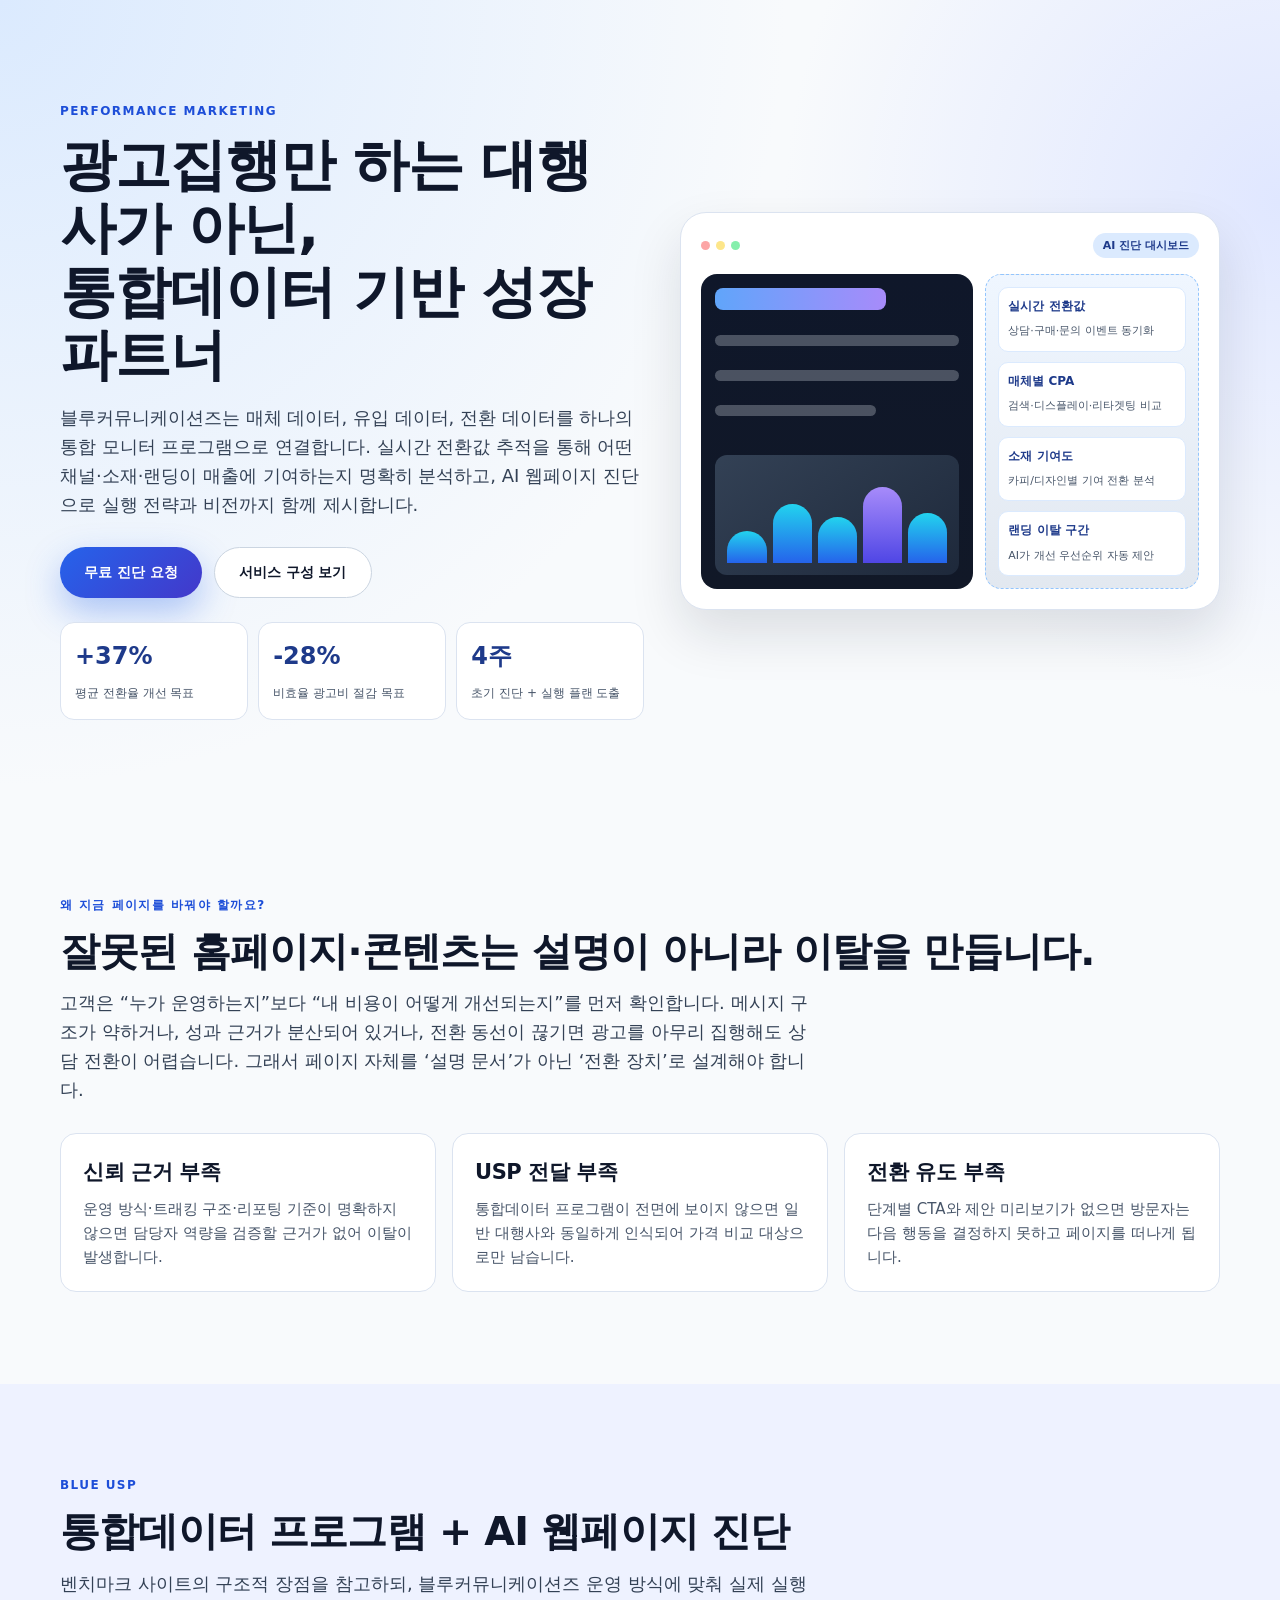
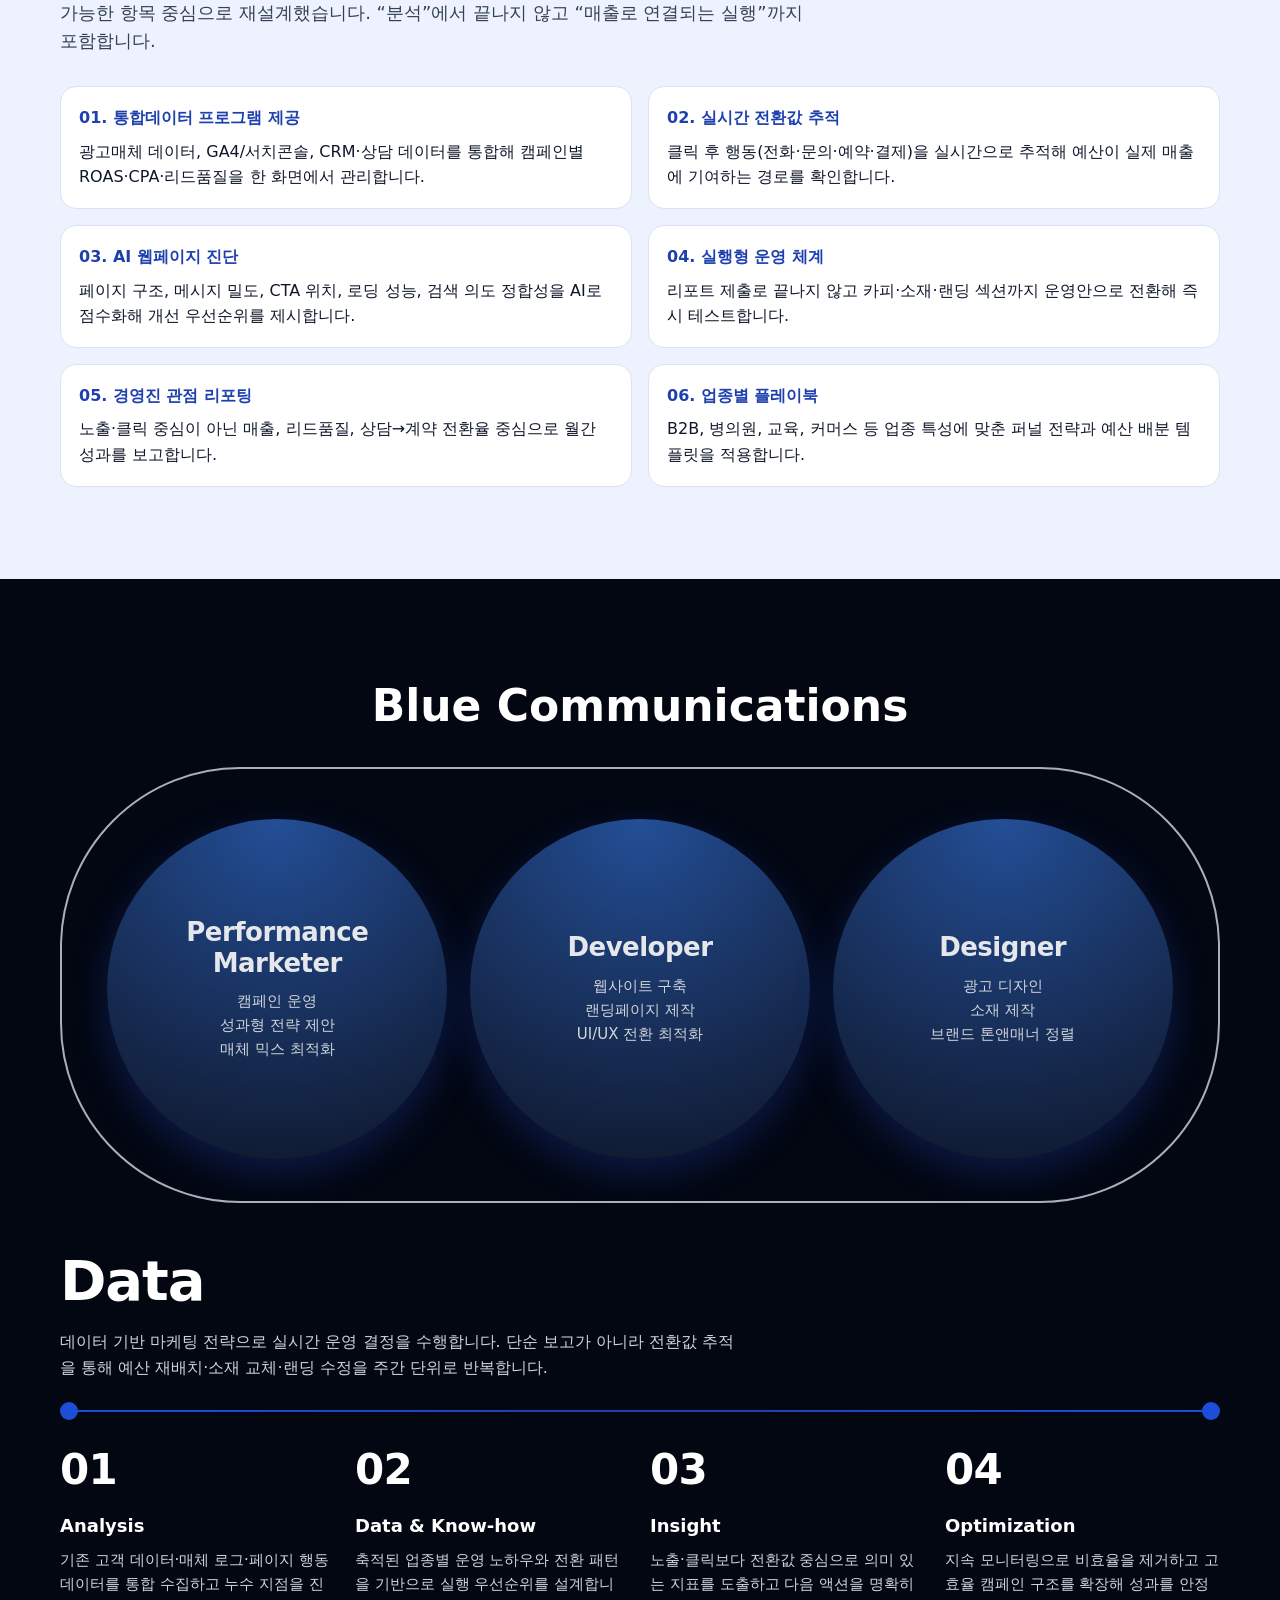
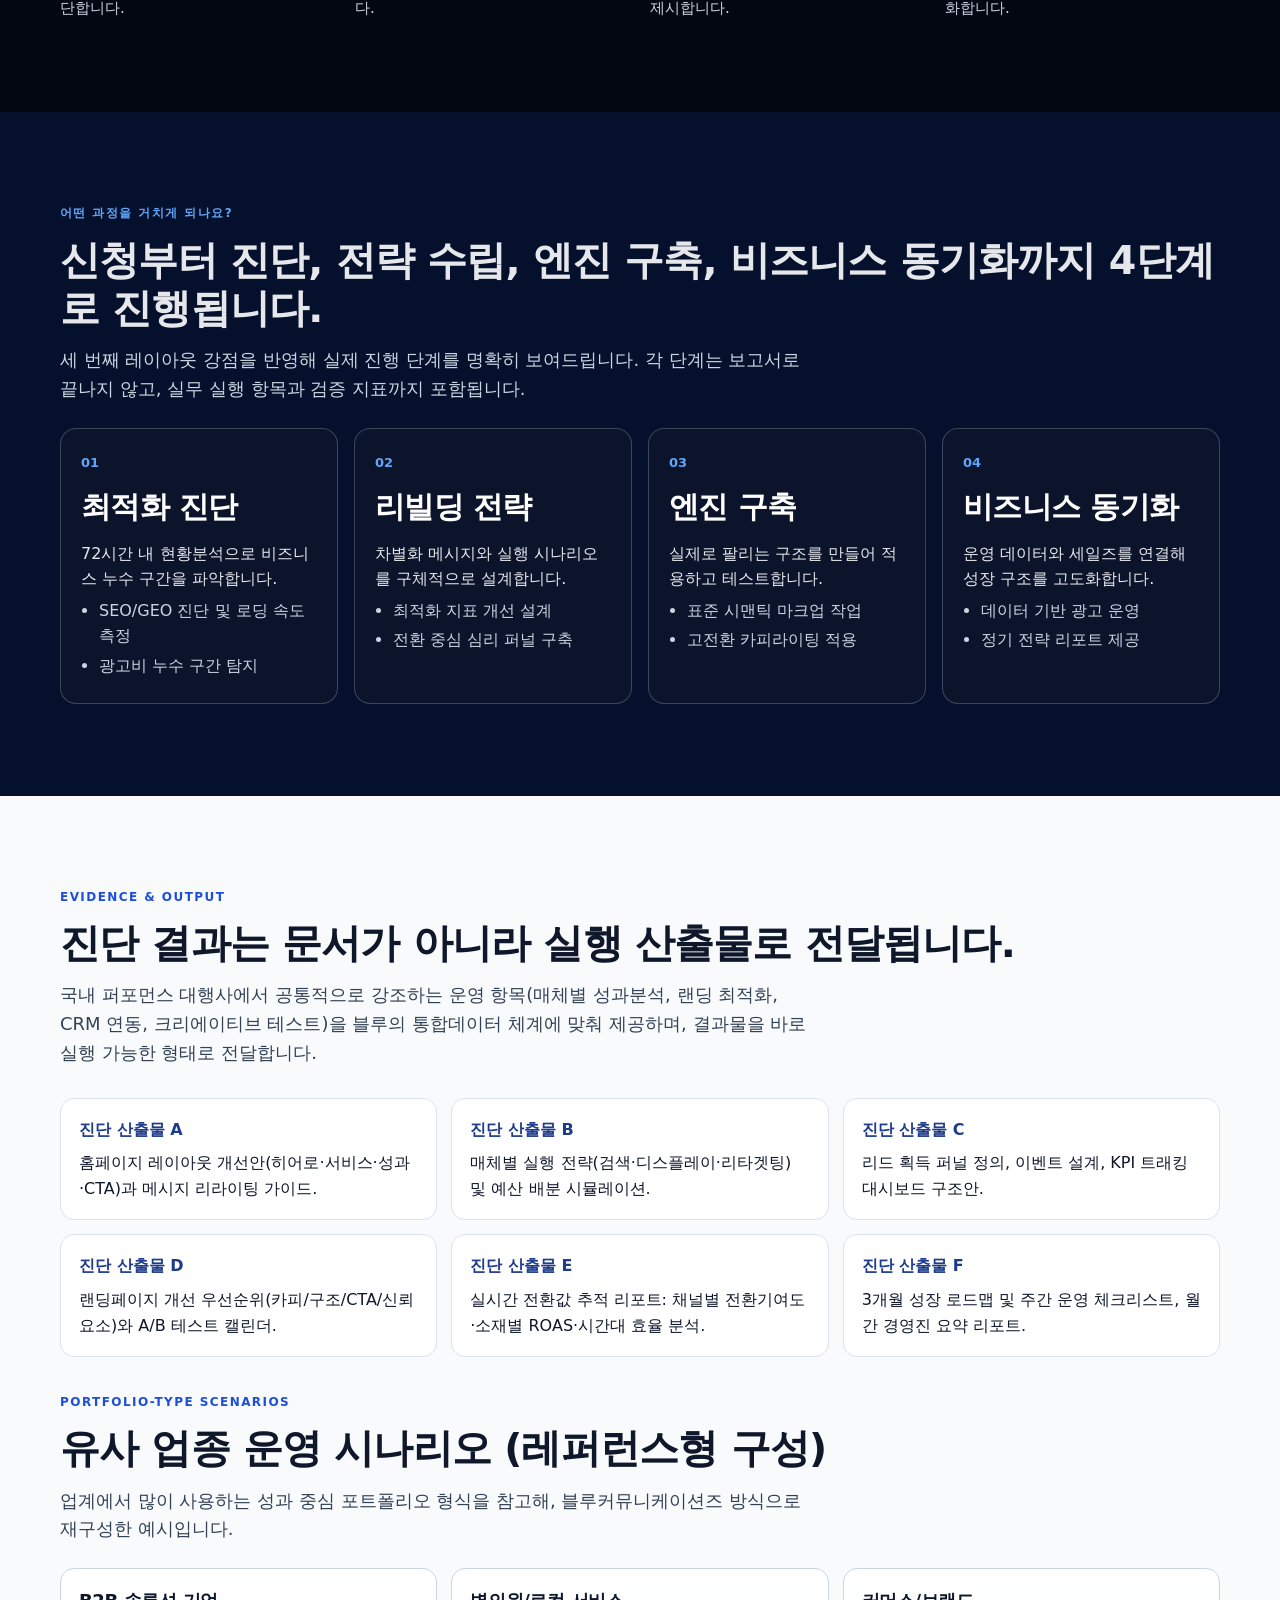
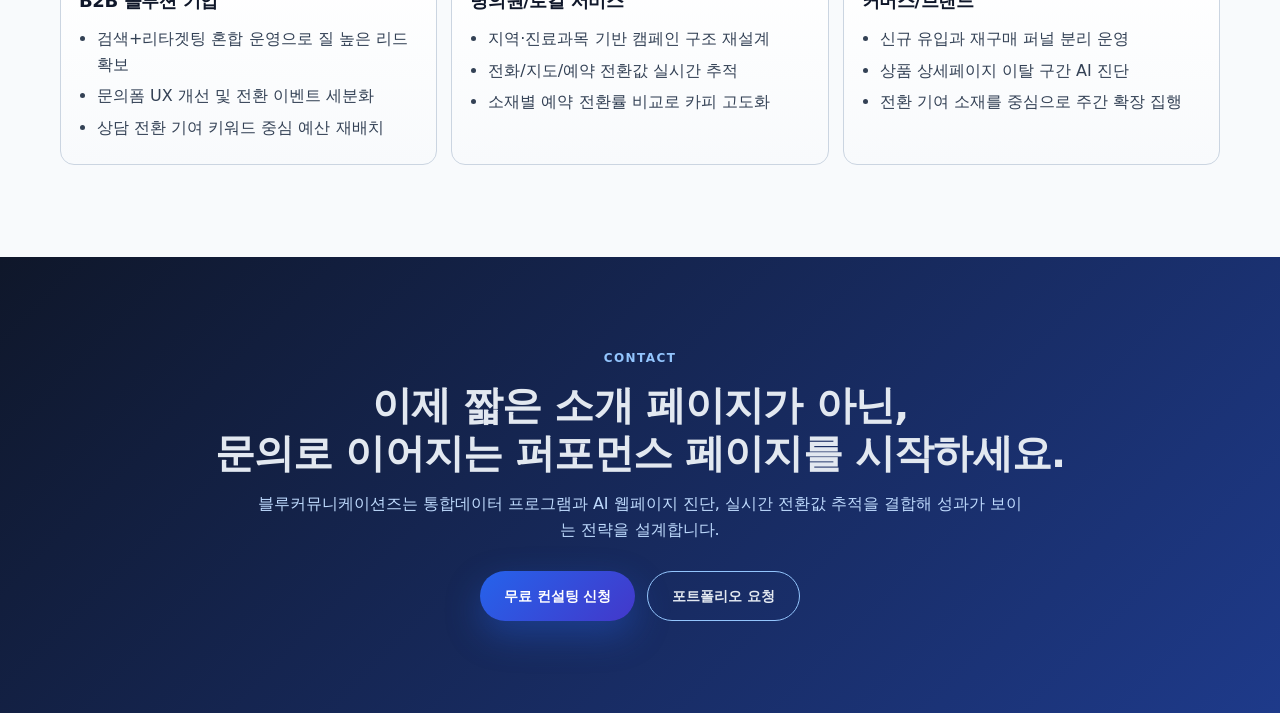
<file: growthb-blue-landing.html>
<!DOCTYPE html>
<html lang="ko">
<head>
  <meta charset="UTF-8" />
  <meta name="viewport" content="width=device-width, initial-scale=1" />
  <title>블루커뮤니케이션즈 | 퍼포먼스 마케팅</title>
  <style>
    * { box-sizing: border-box; margin: 0; padding: 0; }
    body {
      font-family: "Pretendard", "Noto Sans KR", -apple-system, BlinkMacSystemFont, system-ui, sans-serif;
      color: #0f172a;
      background: #f8fafc;
      line-height: 1.6;
    }
    .container { width: min(1160px, calc(100% - 40px)); margin: 0 auto; }
    section { padding: 92px 0; }
    .kicker { color: #1d4ed8; font-size: 12px; font-weight: 700; letter-spacing: .12em; text-transform: uppercase; margin-bottom: 12px; }
    h1, h2, h3, h4 { letter-spacing: -0.02em; }
    h1 { font-size: clamp(34px, 5vw, 56px); line-height: 1.13; margin-bottom: 18px; }
    h2 { font-size: clamp(30px, 3.1vw, 42px); line-height: 1.22; margin-bottom: 14px; }
    .lead { color: #334155; font-size: 18px; max-width: 760px; }
    .btn-row { display: flex; flex-wrap: wrap; gap: 12px; margin-top: 28px; }
    .btn { border-radius: 999px; padding: 13px 24px; font-size: 14px; font-weight: 700; text-decoration: none; display: inline-flex; align-items: center; justify-content: center; }
    .btn.primary { background: linear-gradient(135deg, #2563eb, #4338ca); color: #fff; box-shadow: 0 14px 35px rgba(37,99,235,.35); }
    .btn.ghost { border: 1px solid #cbd5e1; color: #0f172a; background: #fff; }

    .hero {
      padding: 102px 0 84px;
      background: radial-gradient(circle at top left, #dbeafe 0, transparent 52%), radial-gradient(circle at right 25%, #e0e7ff 0, transparent 35%), #f8fafc;
    }
    .hero-grid { display: grid; grid-template-columns: 1.04fr .96fr; gap: 36px; align-items: center; }
    .hero-metrics { margin-top: 24px; display: grid; grid-template-columns: repeat(3,1fr); gap: 10px; }
    .metric { background: #fff; border: 1px solid #dbe3f0; border-radius: 14px; padding: 14px; min-height: 84px; }
    .metric strong { display: block; font-size: 24px; color: #1e3a8a; margin-bottom: 4px; }
    .metric span { color: #475569; font-size: 12px; white-space: nowrap; }

    .monitor-card { border-radius: 26px; border: 1px solid #dbe3f0; background: #fff; padding: 20px; box-shadow: 0 24px 52px rgba(15,23,42,.12); }
    .monitor-head { display: flex; justify-content: space-between; align-items: center; margin-bottom: 16px; }
    .dots { display: flex; gap: 6px; }
    .dot { width: 9px; height: 9px; border-radius: 50%; }
    .dot:nth-child(1){ background: #fca5a5; }
    .dot:nth-child(2){ background: #fde68a; }
    .dot:nth-child(3){ background: #86efac; }
    .tag { font-size: 11px; color: #1e3a8a; font-weight: 700; background: #dbeafe; border-radius: 999px; padding: 4px 10px; }
    .monitor-body { display: grid; grid-template-columns: 1.12fr .88fr; gap: 12px; min-height: 300px; }
    .monitor-main { border-radius: 16px; background: linear-gradient(180deg, #0f172a, #111827); color: #e2e8f0; padding: 14px; display: grid; gap: 10px; }
    .line { height: 11px; border-radius: 999px; background: rgba(226,232,240,.28); }
    .line.main { width: 70%; height: 22px; border-radius: 8px; background: linear-gradient(90deg,#60a5fa,#a78bfa); }
    .line.short { width: 66%; }
    .chart-wrap { margin-top: auto; border-radius: 12px; height: 120px; background: linear-gradient(145deg, #334155, #1e293b); padding: 12px; display: flex; align-items: flex-end; gap: 6px; }
    .chart-wrap span { flex: 1; border-radius: 99px 99px 0 0; background: linear-gradient(180deg,#22d3ee,#2563eb); }
    .chart-wrap span:nth-child(1){ height: 34%; }
    .chart-wrap span:nth-child(2){ height: 62%; }
    .chart-wrap span:nth-child(3){ height: 48%; }
    .chart-wrap span:nth-child(4){ height: 79%; background: linear-gradient(180deg,#a78bfa,#4f46e5); }
    .chart-wrap span:nth-child(5){ height: 52%; }
    .monitor-side { border-radius: 16px; border: 1px dashed #93c5fd; background: linear-gradient(180deg, #eff6ff, #e2e8f0); padding: 12px; display: grid; gap: 10px; }
    .side-widget { border-radius: 10px; background: #fff; border: 1px solid #dbeafe; padding: 9px; }
    .side-widget strong { display: block; font-size: 12px; color: #1e3a8a; }
    .side-widget span { color: #475569; font-size: 11px; }

    .section-alt { background: #eef2ff; }
    .grid-3 { display: grid; grid-template-columns: repeat(3,1fr); gap: 16px; margin-top: 28px; }
    .card { background: #fff; border: 1px solid #dbe3f0; border-radius: 16px; padding: 22px; }
    .card h3 { font-size: 21px; margin-bottom: 8px; }
    .card p { color: #475569; font-size: 15px; }

    .solution-grid { margin-top: 30px; display: grid; grid-template-columns: 1fr 1fr; gap: 16px; }
    .solution-item { background: #fff; border-radius: 16px; border: 1px solid #dbe3f0; padding: 18px; }
    .solution-item strong { display: block; margin-bottom: 8px; color: #1e40af; }

    .dark-section { background: #030712; color: #e5e7eb; }
    .venn-shell { margin-top: 26px; padding: 42px 34px; border: 2px solid rgba(226,232,240,.75); border-radius: 180px; position: relative; overflow: hidden; }
    .venn-title { text-align: center; font-size: 56px; font-weight: 700; margin-bottom: 6px; }
    .venn-brand { text-align: center; font-size: 44px; font-weight: 700; color: #fff; margin-bottom: 24px; }
    .venn-grid { display: grid; grid-template-columns: repeat(3, 1fr); gap: 0; align-items: center; margin-top: 8px; }
    .venn-item {
      width: 100%; max-width: 340px; aspect-ratio: 1 / 1; border-radius: 50%;
      margin: 0 auto;
      padding: 54px 20px;
      text-align: center;
      background: radial-gradient(circle at top, rgba(59,130,246,.58), rgba(15,23,42,.92));
      display: flex; flex-direction: column; justify-content: center; gap: 10px;
      box-shadow: 0 14px 38px rgba(30,64,175,.33);
    }
    .venn-item h3 { font-size: 26px; line-height: 1.2; }
    .venn-item p { color: #d1d5db; font-size: 15px; }

    .insight-title { margin-top: 44px; font-size: 56px; color: #fff; }
    .insight-lead { margin-top: 10px; color: #cbd5e1; max-width: 680px; }
    .flow-line { margin-top: 30px; height: 2px; background: linear-gradient(90deg,#1d4ed8,#1e40af,#1d4ed8); position: relative; }
    .flow-line::before, .flow-line::after { content: ""; position: absolute; top: 50%; width: 18px; height: 18px; border-radius: 50%; background: #1d4ed8; transform: translateY(-50%); }
    .flow-line::before { left: 0; }
    .flow-line::after { right: 0; }
    .insight-grid { margin-top: 24px; display: grid; grid-template-columns: repeat(4,1fr); gap: 20px; }
    .insight-box h4 { font-size: 42px; color: #fff; margin-bottom: 8px; }
    .insight-box strong { display: block; font-size: 18px; margin-bottom: 8px; color: #fff; }
    .insight-box p { color: #cbd5e1; font-size: 15px; }

    .diagnosis { background: #05112c; color: #e5e7eb; }
    .diagnosis .lead { color: #cbd5e1; }
    .diag-grid { display: grid; grid-template-columns: repeat(4,1fr); gap: 16px; margin-top: 24px; }
    .diag-card { background: rgba(15,23,42,.72); border: 1px solid rgba(148,163,184,.35); border-radius: 16px; padding: 20px; }
    .diag-card b { color: #60a5fa; font-size: 13px; }
    .diag-card h3 { margin: 8px 0 10px; color: #fff; font-size: 30px; }
    .diag-card ul { margin-top: 6px; padding-left: 18px; color: #cbd5e1; }
    .diag-card li { margin-bottom: 4px; }

    .proof-grid { margin-top: 30px; display: grid; grid-template-columns: repeat(3,1fr); gap: 14px; }
    .proof { border: 1px solid #dbe3f0; border-radius: 14px; padding: 18px; background: #fff; }
    .proof strong { color: #1e3a8a; display: block; margin-bottom: 8px; }

    .portfolio-grid { margin-top: 24px; display: grid; grid-template-columns: repeat(3,1fr); gap: 14px; }
    .portfolio { border-radius: 14px; border: 1px solid #cbd5e1; padding: 18px; background: linear-gradient(180deg,#fff,#f8fafc); }
    .portfolio h4 { font-size: 18px; margin-bottom: 10px; }
    .portfolio ul { padding-left: 18px; color: #334155; }
    .portfolio li { margin-bottom: 6px; }

    .cta { background: linear-gradient(135deg, #0f172a, #1e3a8a); color: #e2e8f0; text-align: center; }
    .cta p { max-width: 780px; margin: 0 auto; color: #bfdbfe; }

    @media (max-width: 1024px) {
      .hero-grid, .solution-grid, .portfolio-grid { grid-template-columns: 1fr; }
      .hero-metrics { grid-template-columns: 1fr; }
      .grid-3, .proof-grid { grid-template-columns: 1fr; }
      .insight-grid, .diag-grid { grid-template-columns: repeat(2,1fr); }
      .venn-shell { border-radius: 34px; }
      .venn-grid { gap: 12px; }
      .venn-item { max-width: 100%; }
    }
    @media (max-width: 680px) {
      section { padding: 70px 0; }
      .container { width: min(1160px, calc(100% - 28px)); }
      .monitor-body, .insight-grid, .diag-grid { grid-template-columns: 1fr; }
      .venn-title, .venn-brand, .insight-title { font-size: 40px; }
    }
  </style>
</head>
<body>
  <section class="hero">
    <div class="container hero-grid">
      <div>
        <div class="kicker">Performance Marketing</div>
        <h1>광고집행만 하는 대행사가 아닌,<br />통합데이터 기반 성장 파트너</h1>
        <p class="lead">블루커뮤니케이션즈는 매체 데이터, 유입 데이터, 전환 데이터를 하나의 통합 모니터 프로그램으로 연결합니다. 실시간 전환값 추적을 통해 어떤 채널·소재·랜딩이 매출에 기여하는지 명확히 분석하고, AI 웹페이지 진단으로 실행 전략과 비전까지 함께 제시합니다.</p>
        <div class="btn-row">
          <a class="btn primary" href="#consult">무료 진단 요청</a>
          <a class="btn ghost" href="#modules">서비스 구성 보기</a>
        </div>
        <div class="hero-metrics">
          <div class="metric"><strong>+37%</strong><span>평균 전환율 개선 목표</span></div>
          <div class="metric"><strong>-28%</strong><span>비효율 광고비 절감 목표</span></div>
          <div class="metric"><strong>4주</strong><span>초기 진단 + 실행 플랜 도출</span></div>
        </div>
      </div>
      <div class="monitor-card" aria-label="광고 통합 모니터 프로그램 이미지">
        <div class="monitor-head">
          <div class="dots"><span class="dot"></span><span class="dot"></span><span class="dot"></span></div>
          <span class="tag">AI 진단 대시보드</span>
        </div>
        <div class="monitor-body">
          <div class="monitor-main">
            <div class="line main"></div>
            <div class="line"></div>
            <div class="line"></div>
            <div class="line short"></div>
            <div class="chart-wrap"><span></span><span></span><span></span><span></span><span></span></div>
          </div>
          <div class="monitor-side">
            <div class="side-widget"><strong>실시간 전환값</strong><span>상담·구매·문의 이벤트 동기화</span></div>
            <div class="side-widget"><strong>매체별 CPA</strong><span>검색·디스플레이·리타겟팅 비교</span></div>
            <div class="side-widget"><strong>소재 기여도</strong><span>카피/디자인별 기여 전환 분석</span></div>
            <div class="side-widget"><strong>랜딩 이탈 구간</strong><span>AI가 개선 우선순위 자동 제안</span></div>
          </div>
        </div>
      </div>
    </div>
  </section>

  <section>
    <div class="container">
      <div class="kicker">왜 지금 페이지를 바꿔야 할까요?</div>
      <h2>잘못된 홈페이지·콘텐츠는 설명이 아니라 이탈을 만듭니다.</h2>
      <p class="lead">고객은 “누가 운영하는지”보다 “내 비용이 어떻게 개선되는지”를 먼저 확인합니다. 메시지 구조가 약하거나, 성과 근거가 분산되어 있거나, 전환 동선이 끊기면 광고를 아무리 집행해도 상담 전환이 어렵습니다. 그래서 페이지 자체를 ‘설명 문서’가 아닌 ‘전환 장치’로 설계해야 합니다.</p>
      <div class="grid-3">
        <article class="card"><h3>신뢰 근거 부족</h3><p>운영 방식·트래킹 구조·리포팅 기준이 명확하지 않으면 담당자 역량을 검증할 근거가 없어 이탈이 발생합니다.</p></article>
        <article class="card"><h3>USP 전달 부족</h3><p>통합데이터 프로그램이 전면에 보이지 않으면 일반 대행사와 동일하게 인식되어 가격 비교 대상으로만 남습니다.</p></article>
        <article class="card"><h3>전환 유도 부족</h3><p>단계별 CTA와 제안 미리보기가 없으면 방문자는 다음 행동을 결정하지 못하고 페이지를 떠나게 됩니다.</p></article>
      </div>
    </div>
  </section>

  <section class="section-alt" id="modules">
    <div class="container">
      <div class="kicker">Blue USP</div>
      <h2>통합데이터 프로그램 + AI 웹페이지 진단</h2>
      <p class="lead">벤치마크 사이트의 구조적 장점을 참고하되, 블루커뮤니케이션즈 운영 방식에 맞춰 실제 실행 가능한 항목 중심으로 재설계했습니다. “분석”에서 끝나지 않고 “매출로 연결되는 실행”까지 포함합니다.</p>
      <div class="solution-grid">
        <div class="solution-item"><strong>01. 통합데이터 프로그램 제공</strong>광고매체 데이터, GA4/서치콘솔, CRM·상담 데이터를 통합해 캠페인별 ROAS·CPA·리드품질을 한 화면에서 관리합니다.</div>
        <div class="solution-item"><strong>02. 실시간 전환값 추적</strong>클릭 후 행동(전화·문의·예약·결제)을 실시간으로 추적해 예산이 실제 매출에 기여하는 경로를 확인합니다.</div>
        <div class="solution-item"><strong>03. AI 웹페이지 진단</strong>페이지 구조, 메시지 밀도, CTA 위치, 로딩 성능, 검색 의도 정합성을 AI로 점수화해 개선 우선순위를 제시합니다.</div>
        <div class="solution-item"><strong>04. 실행형 운영 체계</strong>리포트 제출로 끝나지 않고 카피·소재·랜딩 섹션까지 운영안으로 전환해 즉시 테스트합니다.</div>
        <div class="solution-item"><strong>05. 경영진 관점 리포팅</strong>노출·클릭 중심이 아닌 매출, 리드품질, 상담→계약 전환율 중심으로 월간 성과를 보고합니다.</div>
        <div class="solution-item"><strong>06. 업종별 플레이북</strong>B2B, 병의원, 교육, 커머스 등 업종 특성에 맞춘 퍼널 전략과 예산 배분 템플릿을 적용합니다.</div>
      </div>
    </div>
  </section>

  <section class="dark-section">
    <div class="container">
      <div class="venn-brand">Blue Communications</div>
      <div class="venn-shell">
        <div class="venn-grid">
          <article class="venn-item">
            <h3>Performance<br />Marketer</h3>
            <p>캠페인 운영<br />성과형 전략 제안<br />매체 믹스 최적화</p>
          </article>
          <article class="venn-item">
            <h3>Developer</h3>
            <p>웹사이트 구축<br />랜딩페이지 제작<br />UI/UX 전환 최적화</p>
          </article>
          <article class="venn-item">
            <h3>Designer</h3>
            <p>광고 디자인<br />소재 제작<br />브랜드 톤앤매너 정렬</p>
          </article>
        </div>
      </div>
      <h2 class="insight-title">Data</h2>
      <p class="insight-lead">데이터 기반 마케팅 전략으로 실시간 운영 결정을 수행합니다. 단순 보고가 아니라 전환값 추적을 통해 예산 재배치·소재 교체·랜딩 수정을 주간 단위로 반복합니다.</p>
      <div class="flow-line"></div>
      <div class="insight-grid">
        <article class="insight-box"><h4>01</h4><strong>Analysis</strong><p>기존 고객 데이터·매체 로그·페이지 행동 데이터를 통합 수집하고 누수 지점을 진단합니다.</p></article>
        <article class="insight-box"><h4>02</h4><strong>Data &amp; Know-how</strong><p>축적된 업종별 운영 노하우와 전환 패턴을 기반으로 실행 우선순위를 설계합니다.</p></article>
        <article class="insight-box"><h4>03</h4><strong>Insight</strong><p>노출·클릭보다 전환값 중심으로 의미 있는 지표를 도출하고 다음 액션을 명확히 제시합니다.</p></article>
        <article class="insight-box"><h4>04</h4><strong>Optimization</strong><p>지속 모니터링으로 비효율을 제거하고 고효율 캠페인 구조를 확장해 성과를 안정화합니다.</p></article>
      </div>
    </div>
  </section>

  <section class="diagnosis">
    <div class="container">
      <div class="kicker" style="color:#60a5fa">어떤 과정을 거치게 되나요?</div>
      <h2>신청부터 진단, 전략 수립, 엔진 구축, 비즈니스 동기화까지 4단계로 진행됩니다.</h2>
      <p class="lead">세 번째 레이아웃 강점을 반영해 실제 진행 단계를 명확히 보여드립니다. 각 단계는 보고서로 끝나지 않고, 실무 실행 항목과 검증 지표까지 포함됩니다.</p>
      <div class="diag-grid">
        <article class="diag-card"><b>01</b><h3>최적화 진단</h3><p>72시간 내 현황분석으로 비즈니스 누수 구간을 파악합니다.</p><ul><li>SEO/GEO 진단 및 로딩 속도 측정</li><li>광고비 누수 구간 탐지</li></ul></article>
        <article class="diag-card"><b>02</b><h3>리빌딩 전략</h3><p>차별화 메시지와 실행 시나리오를 구체적으로 설계합니다.</p><ul><li>최적화 지표 개선 설계</li><li>전환 중심 심리 퍼널 구축</li></ul></article>
        <article class="diag-card"><b>03</b><h3>엔진 구축</h3><p>실제로 팔리는 구조를 만들어 적용하고 테스트합니다.</p><ul><li>표준 시맨틱 마크업 작업</li><li>고전환 카피라이팅 적용</li></ul></article>
        <article class="diag-card"><b>04</b><h3>비즈니스 동기화</h3><p>운영 데이터와 세일즈를 연결해 성장 구조를 고도화합니다.</p><ul><li>데이터 기반 광고 운영</li><li>정기 전략 리포트 제공</li></ul></article>
      </div>
    </div>
  </section>

  <section>
    <div class="container">
      <div class="kicker">Evidence & Output</div>
      <h2>진단 결과는 문서가 아니라 실행 산출물로 전달됩니다.</h2>
      <p class="lead">국내 퍼포먼스 대행사에서 공통적으로 강조하는 운영 항목(매체별 성과분석, 랜딩 최적화, CRM 연동, 크리에이티브 테스트)을 블루의 통합데이터 체계에 맞춰 제공하며, 결과물을 바로 실행 가능한 형태로 전달합니다.</p>
      <div class="proof-grid">
        <article class="proof"><strong>진단 산출물 A</strong>홈페이지 레이아웃 개선안(히어로·서비스·성과·CTA)과 메시지 리라이팅 가이드.</article>
        <article class="proof"><strong>진단 산출물 B</strong>매체별 실행 전략(검색·디스플레이·리타겟팅) 및 예산 배분 시뮬레이션.</article>
        <article class="proof"><strong>진단 산출물 C</strong>리드 획득 퍼널 정의, 이벤트 설계, KPI 트래킹 대시보드 구조안.</article>
        <article class="proof"><strong>진단 산출물 D</strong>랜딩페이지 개선 우선순위(카피/구조/CTA/신뢰요소)와 A/B 테스트 캘린더.</article>
        <article class="proof"><strong>진단 산출물 E</strong>실시간 전환값 추적 리포트: 채널별 전환기여도·소재별 ROAS·시간대 효율 분석.</article>
        <article class="proof"><strong>진단 산출물 F</strong>3개월 성장 로드맵 및 주간 운영 체크리스트, 월간 경영진 요약 리포트.</article>
      </div>

      <div class="kicker" style="margin-top:36px">Portfolio-Type Scenarios</div>
      <h2>유사 업종 운영 시나리오 (레퍼런스형 구성)</h2>
      <p class="lead">업계에서 많이 사용하는 성과 중심 포트폴리오 형식을 참고해, 블루커뮤니케이션즈 방식으로 재구성한 예시입니다.</p>
      <div class="portfolio-grid">
        <article class="portfolio">
          <h4>B2B 솔루션 기업</h4>
          <ul>
            <li>검색+리타겟팅 혼합 운영으로 질 높은 리드 확보</li>
            <li>문의폼 UX 개선 및 전환 이벤트 세분화</li>
            <li>상담 전환 기여 키워드 중심 예산 재배치</li>
          </ul>
        </article>
        <article class="portfolio">
          <h4>병의원/로컬 서비스</h4>
          <ul>
            <li>지역·진료과목 기반 캠페인 구조 재설계</li>
            <li>전화/지도/예약 전환값 실시간 추적</li>
            <li>소재별 예약 전환률 비교로 카피 고도화</li>
          </ul>
        </article>
        <article class="portfolio">
          <h4>커머스/브랜드</h4>
          <ul>
            <li>신규 유입과 재구매 퍼널 분리 운영</li>
            <li>상품 상세페이지 이탈 구간 AI 진단</li>
            <li>전환 기여 소재를 중심으로 주간 확장 집행</li>
          </ul>
        </article>
      </div>
    </div>
  </section>

  <section class="cta" id="consult">
    <div class="container">
      <div class="kicker" style="color:#93c5fd">Contact</div>
      <h2>이제 짧은 소개 페이지가 아닌,<br />문의로 이어지는 퍼포먼스 페이지를 시작하세요.</h2>
      <p>블루커뮤니케이션즈는 통합데이터 프로그램과 AI 웹페이지 진단, 실시간 전환값 추적을 결합해 성과가 보이는 전략을 설계합니다.</p>
      <div class="btn-row" style="justify-content:center">
        <a class="btn primary" href="#">무료 컨설팅 신청</a>
        <a class="btn ghost" href="#" style="background:transparent;color:#e2e8f0;border-color:#93c5fd">포트폴리오 요청</a>
      </div>
    </div>
  </section>
</body>
</html>
</file>
